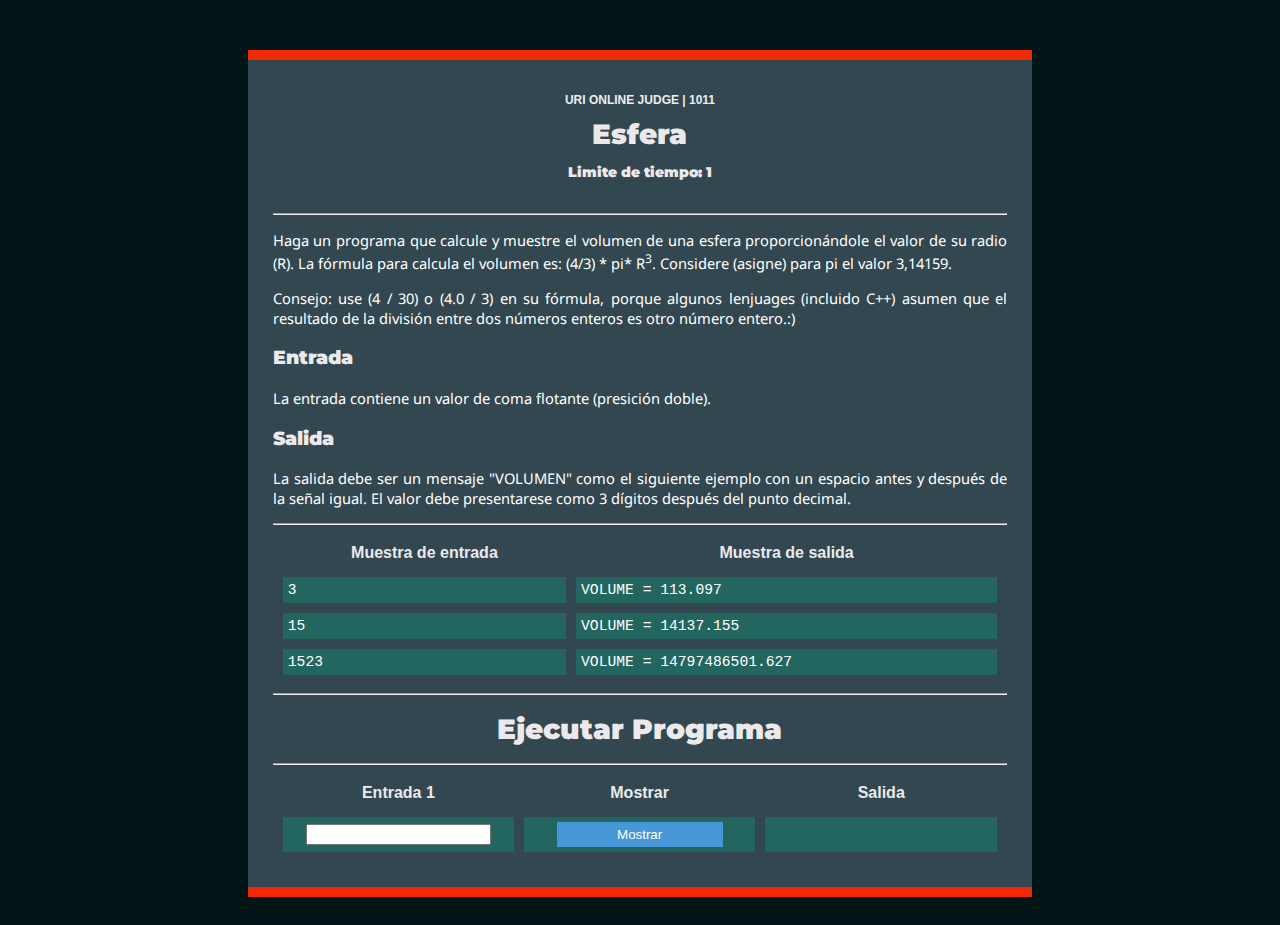
<file: index.html>
<!DOCTYPE html>
<html lang="es">
	<head>
		<meta charset="utf-8">
		<title> 1011 - Esfera - Juez en linea de URI </title>
		<link rel="stylesheet" type="text/css" href="CSS/Estilos.css">
		<script type="text/javascript" src="JS/Operaciones.js"></script>
	</head>
	<body>

		<div class="Contenedor">
			<h4> URI ONLINE JUDGE | 1011 </h4>
			<h1> <strong> Esfera </strong> </h1>
			<h2> <strong> Limite de tiempo: 1 </strong> </h2>
			<br>
			<hr>
			<p>
				Haga un programa que calcule y muestre el volumen de una esfera proporcionándole el valor de su radio (R). La fórmula para calcula el volumen es: (4/3) * pi* R<sup>3</sup>. Considere (asigne) para pi el valor 3,14159.
			</p>
			<p>
				Consejo: use (4 / 30) o (4.0 / 3) en su fórmula, porque algunos lenjuages (incluido C++) asumen que el resultado de la división entre dos números enteros es otro número entero.:)  
			</p>
			<h3> <strong> Entrada </strong> </h3>
			<p>
				La entrada contiene un valor de coma flotante (presición doble).
			</p>
			<h3> <strong> Salida </strong> </h3>
			<p>
				La salida debe ser un mensaje "VOLUMEN" como el siguiente ejemplo con un espacio antes y después de la señal igual. El valor debe presentarese como 3 dígitos después del punto decimal.
			</p>
			<hr>
			<center>
				<table id="table1">
					<tr>
						<th> Muestra de entrada </th>
						<th> Muestra de salida </th>
					</tr>
					<tr>
						<td> 3 </td>
						<td> VOLUME = 113.097 </td>
					</tr>
					<tr>
						<td> 15 </td>
						<td> VOLUME = 14137.155 </td>
					</tr>
					<tr>
						<td> 1523 </td>
						<td> VOLUME = 14797486501.627 </td>
					</tr>
				</table>
			</center>
			<hr>
				<h1> <strong> Ejecutar Programa </strong> </h1>
			<hr>
			<table>
				<tr>
					<th> Entrada 1 </th>
					<th> Mostrar </th>
					<th> Salida </th>
				</tr>
				<tr>			
					<td id="caja1"> <input type="number" id="numero"> </td>
					<td id="button"> <input type="button" value="Mostrar" id="btn_Mostrar"> </td>
					<td align="center"> <div id="div_Resultado"></div> </td>
				</tr>
			</table>
		</div>
	</body>
</html>
</file>
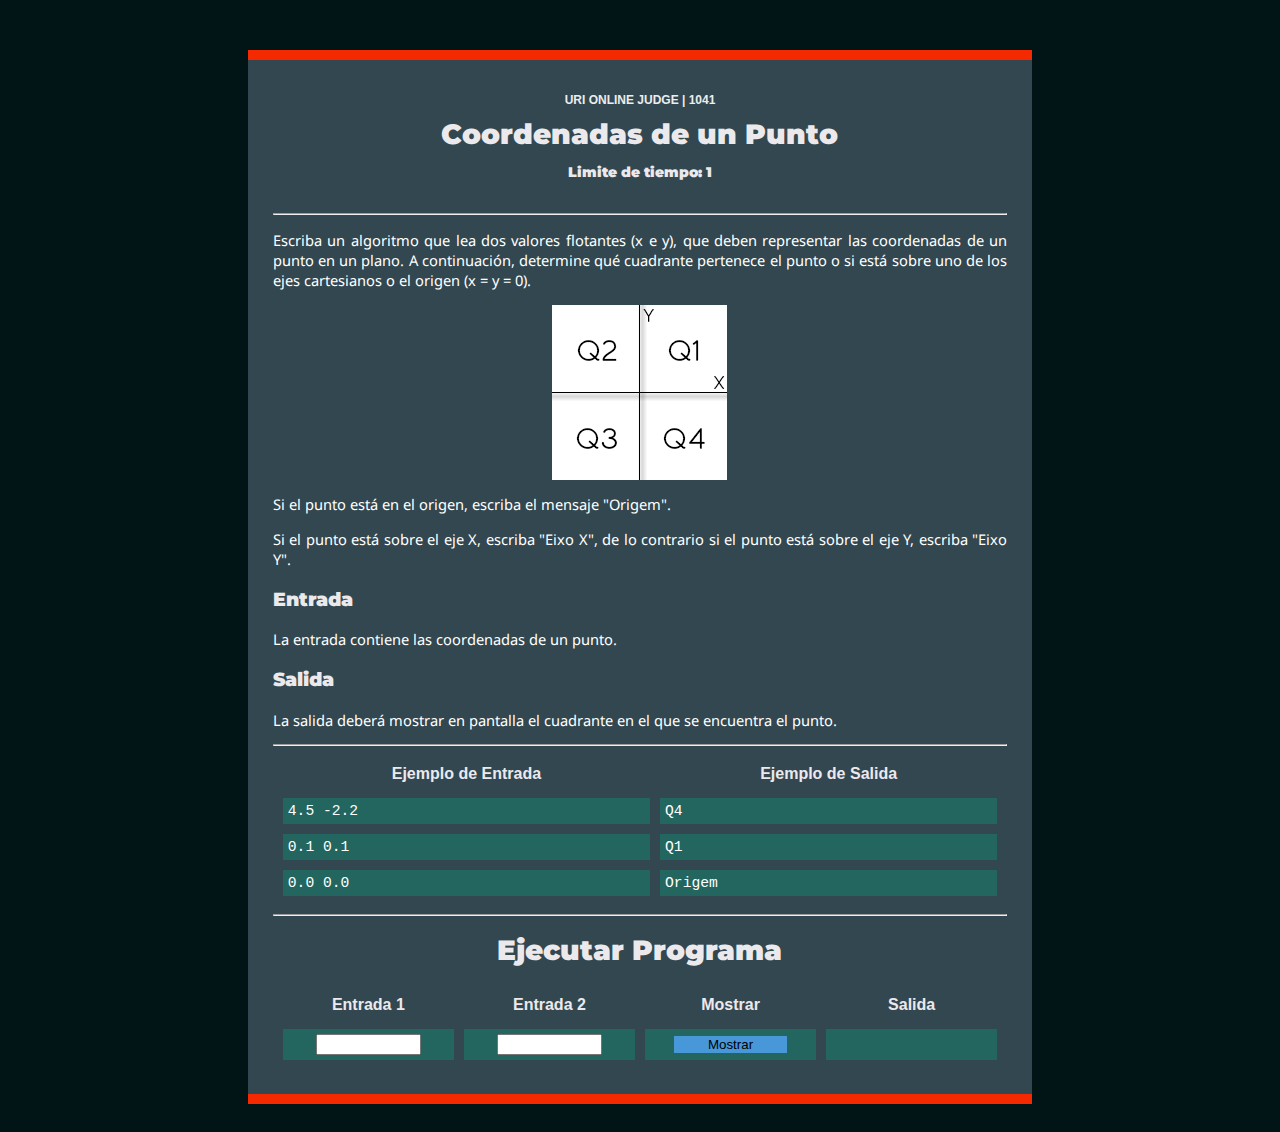
<file: Problema 2/index.html>
<!DOCTYPE html>
<html lang="es">
	<head>
		<meta charset="utf-8">
		<title> 1041 - Coordenadas de un Punto - URI Online Judge </title>
		<link rel="stylesheet" type="text/css" href="CSS/Estilos.css">
	</head>
	<body>
		<div class="Contenedor">
			<h4> URI ONLINE JUDGE | 1041 </h4>
			<h1> <strong> Coordenadas de un Punto </strong> </h1>
			<h2> <strong> Limite de tiempo: 1 </strong> </h2>
			<br>
			<hr>
			<p>
				Escriba un algoritmo que lea dos valores flotantes (x e y), que deben representar las coordenadas de un punto en un plano. A continuación, determine qué cuadrante pertenece el punto o si está sobre uno de los ejes cartesianos o el origen (x = y = 0).
			</p>
			<img src="Img/UOJ_1041.png">
			<p>
				Si el punto está en el origen, escriba el mensaje "Origem".
			</p>
			<P>
				Si el punto está sobre el eje X, escriba "Eixo X", de lo contrario si el punto está sobre el eje Y, escriba "Eixo Y".
			</P>
			<h3> <strong> Entrada </strong> </h3>
			<p> La entrada contiene las coordenadas de un punto. </p>
			<h3> <strong> Salida </strong> </h3>
			<p>
				La salida deberá mostrar en pantalla el cuadrante en el que se encuentra el punto.
			</p>
			<hr>
			<center>
				<table id="table1">
					<tr>
						<th> Ejemplo de Entrada </th>
						<th> Ejemplo de Salida  </th>
					</tr>
					<tr>
						<td>4.5 -2.2</td>
						<td> Q4 </td>
					</tr>
					<tr>
						<td>0.1 0.1</td>
						<td>Q1</td>
					</tr>
					<tr>
						<td>0.0 0.0</td>
						<td>Origem</td>
					</tr>
				</table>
			</center>
			<hr>
			<h1> <strong> Ejecutar Programa </strong> </h1>
			<table>
				<tr>
					<th> Entrada 1 </th>
					<th> Entrada 2 </th>
					<th> Mostrar </th>
					<th> Salida </th>
				</tr>
				<tr>
					<script type="text/javascript" src="JS/Operaciones.js"></script>
					<td id="caja1"> <input type="number" id="numero"> </td>
					<td id="caja2"> <input type="number" id="numero2"> </td>
					<td id="button"> <input type="button" value="Mostrar" id="btn_Mostrar"> </td>
					<td> <div id="div_Resultado"></div> </td>
				</tr>
			</table>
		</div>
	</body>
</html>
</file>
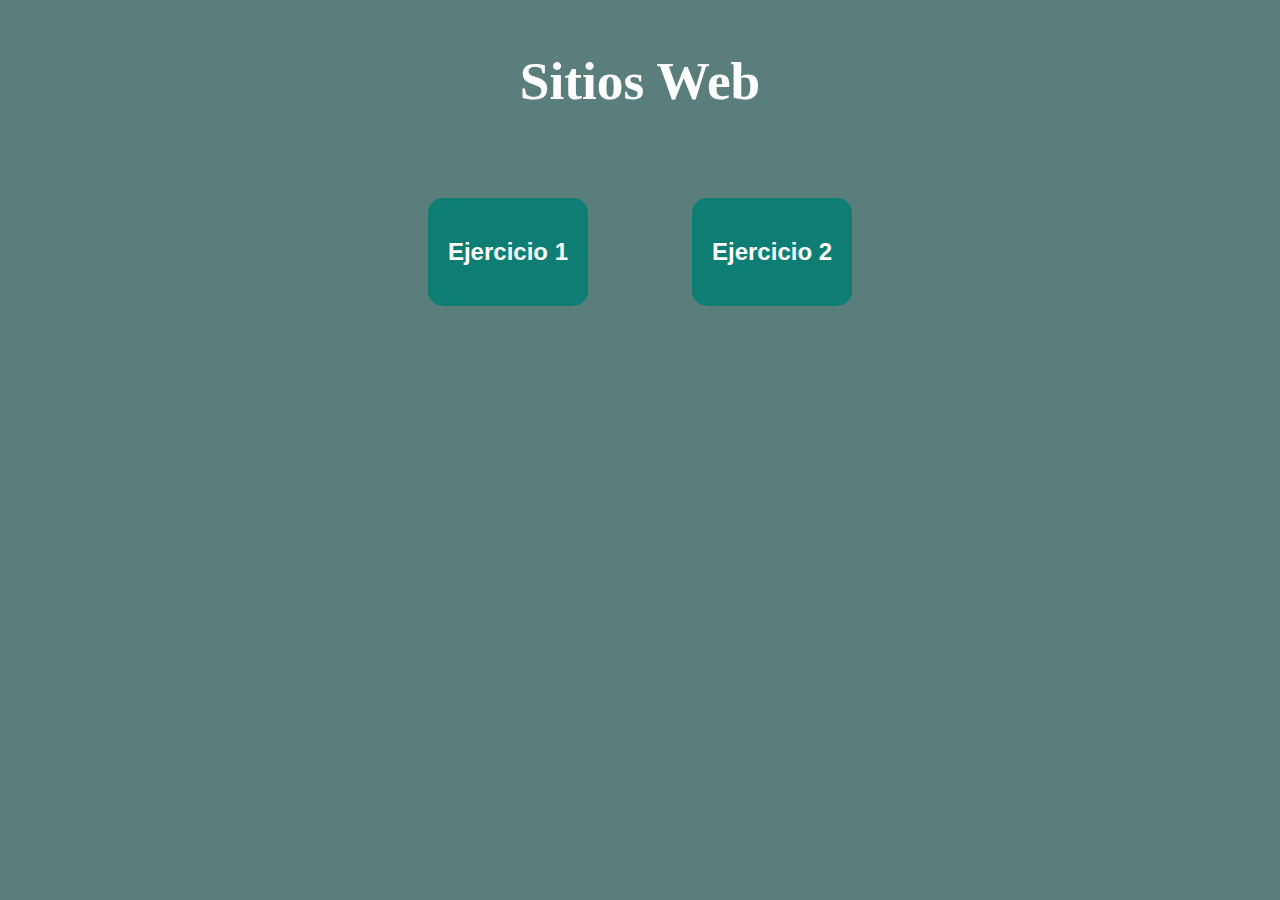
<file: menu.html>
<!DOCTYPE html>
<html lang="es">
	<head>
		<meta charset="utf-8">
		<title> Menú </title>
		<style>

			@import url('https://fonts.googleapis.com/css2?family=Noto+Sans&display=swap');
			body
			{
				background-color: #597E7B;
				margin-top: 50px;
			}
			button
			{
				background: #0E7E74;
				border: none;
				padding: 20px;
				margin-top: 50px;
				margin-right: 50px;
				margin-left: 50px;
				font-size: 12pt;
				border-radius: 15px;
				font-family: 'Montserrat', sans-serif;
			}

			button:hover
			{
				background: #F52900;
			}

			h1
			{
				color: #fff;
				font-size: 40pt;
			}

			a
			{
				text-decoration: none;
				color: #FFF;
			}
		</style>
	</head>
	<body>
		<center>
		<h1> Sitios Web </h1>
		<button> <a href="file:///C:/Users/New/sitio/Problema%201/index.html" target="_blank"> <h2> Ejercicio 1 </h2> </a> </button>
		<button> <a href="file:///C:/Users/New/sitio/Problema%201/Problema%202/index.html" target="_blank"> <h2> Ejercicio 2 </h2> </a> </button>
		</center>
	</body>
</html>
</file>
<file: CSS/Estilos.css>
@import url('https://fonts.googleapis.com/css2?family=Noto+Sans&display=swap');
@import url('https://fonts.googleapis.com/css2?family=Montserrat:wght@700&display=swap');

body
{
	margin-top: 30px;
	padding: 20px;
	background-color: #021516; 
}

h1, h2, h3
{
	font-family: 'Montserrat', sans-serif;
}

h1
{
	font-size: 21pt;
	line-height: 1.1;
	text-align: center;
	color: #ECE9EC;
}

h2
{
	font-size: 10.5pt;
	line-height: 0.5;
	text-align: center;
	color: #ECE9EC;
}

h3
{
	font-size: 14pt;
	color: #ECE9EC;
}

h4
{
	line-height: 0.0;
	color: #ECEDED;
	font-family: Arial;
	font-size: 9pt;
	text-align: center;
}


.Contenedor
{
	background: #324750;
	padding: 2%;
	margin: 0 auto;
	width: 60%;
	border-top: 10px solid #F52900;
	border-bottom: 	10px solid #F52900;	 
}

p
{
	font-family: 'Noto Sans', sans-serif;
	text-align: justify;
	font-size: 11pt;
	color: 	#FFF;
}

th
{
	color: 	#ECE9EC;
	font-size: 12pt;
	font-family: Arial;
	padding-bottom: 5px;

}

td
{
	color: 	#FFF;
	background: #236660;
	font-family: Courier new;
	font-size: 11pt;
	padding: 5px;
}

table
{
	border-spacing: 10px;
	width: 100%;
}

#table1 td:hover
{
	background: #F52900;
}

#caja1, #button
{
	text-align: center;
	width: 33.3%;
}

#btn_Mostrar
{
	margin-bottom: 0;
	background: #4897D8;
	color: 	#FFF;
	border: none;
	width: 75%;
	padding: 5px;
}

#btn_Mostrar:hover
{
	background: #F52900;
}
</file>
<file: Problema 2/CSS/Estilos.css>
@import url('https://fonts.googleapis.com/css2?family=Noto+Sans&display=swap');
@import url('https://fonts.googleapis.com/css2?family=Montserrat:wght@700&display=swap');

body
{
	background-color: #021516;
	margin-top: 30px;
	padding: 20px;
}
img
{
	display: block;
	margin-left: auto;
	margin-right: auto;
}

h1, h2, h3
{
	font-family: 'Montserrat', sans-serif;
}

h1
{
	color: #ECE9EC;
	font-size: 21pt;
	line-height: 1.1;
	text-align: center;
}

h2
{
	color: #ECE9EC;
	font-size: 10.5pt;
	text-align: center;
	line-height: 0.5;
}

h3
{
	color: #ECE9EC;
	font-size: 14pt;
}

h4
{
	color: #ECEDED;
	font-family: Arial;
	font-size: 9pt;
	line-height: 0.0;
	text-align: center;
}

.Contenedor
{
	background: #324750;
	border-bottom: 10px solid #F52900;
	border-top: 10px solid #F52900;
	margin: 0 auto;
	padding: 2%;
	width: 60%;
}

p
{
	color: #FFF;
	font-family: 'Noto Sans', sans-serif;
	font-size: 11pt;
	text-align: justify;
}

th	
{
	color: #ECE9EC;
	font-family: Arial;
	font-size: 12pt;
	padding-bottom: 5px;
}

td
{
	background: #236660;
	color: #FFF;
	font-family: Courier New;
	font-size: 11pt;
	padding: 5px;

}

table
{
	border-spacing: 10px;
	width: 100%;
}

#table1 td:hover
{
	background: #F52900;
}

#caja1, #caja2, #button
{
	text-align: center;
	width: 25%;
}

#btn_Mostrar
{
	background: #4897D8;
	border: none;
	margin-bottom: 0;
	width: 70%;
}

input
{
	width: 60%;
}

#btn_Mostrar:hover
{
	background: #F52900;
}

#div_Resultado
{
	text-align: center;
}
</file>
